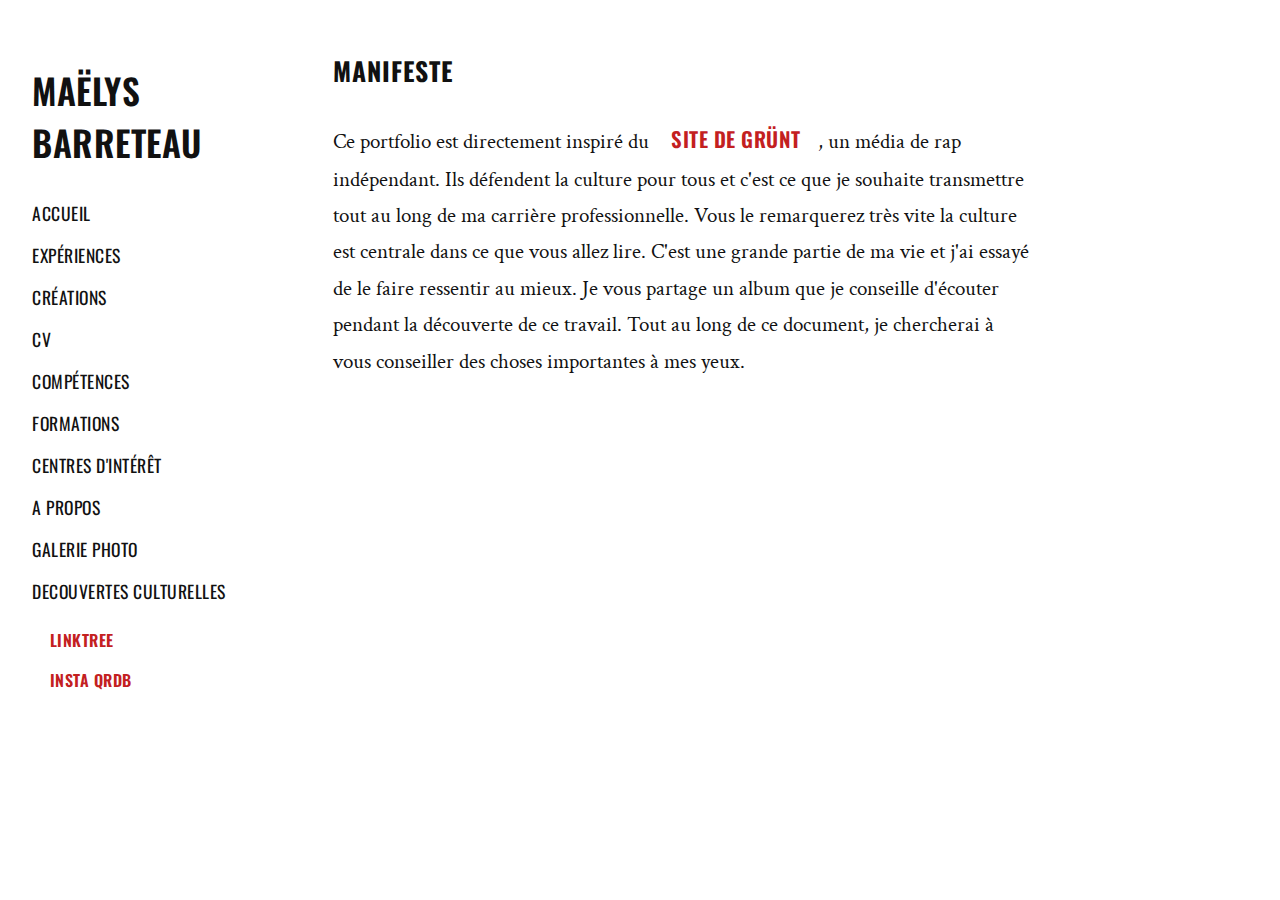
<file: index.html>
<!DOCTYPE html>
<html lang="fr">
<head>
  <meta charset="UTF-8" />
  <meta name="viewport" content="width=device-width, initial-scale=1.0" />
  <title>Maëlys Barreteau — Portfolio</title>
  <link rel="preconnect" href="https://fonts.googleapis.com">
  <link rel="preconnect" href="https://fonts.gstatic.com" crossorigin>
  <link href="https://fonts.googleapis.com/css2?family=Oswald:wght@300;400;600&family=Crimson+Text:wght@300;400;600&display=swap" rel="stylesheet">
  <link rel="stylesheet" href="style.css" />
  <link rel="icon" type="image/x-icon" href="images/icone.webp">

</head>
<body>

  
  <aside class="sidebar">
    <h1 class="logo">Maëlys Barreteau</h1>

    <nav class="menu">
      <a href="index.html">Accueil</a>
      <a href="pages/experiences.html">Expériences</a>
      <a href="pages/projets.html">Créations</a>
      <a href="pages/cv.html">CV</a>
      <a href="pages/competences.html">Compétences</a>
      <a href="pages/formations.html">Formations</a>
      <a href="pages/interets.html">Centres d'intérêt</a>
      <a href="pages/apropos.html">A propos</a>
      <a href="pages/galerie.html">Galerie photo</a>
      <a href="pages/decouvertes.html">Decouvertes culturelles</a>
 
    </nav>

    <a class="btn" href="https://linktr.ee/yocestmae">Linktree</a>
    <a class="btn" href="https://www.instagram.com/quellerimedbatard/">Insta QRDB</a>
  </aside>

    <main class="content">
    <section id="manifeste" class="manifeste">
      <h2>Manifeste</h2>
      <p>Ce portfolio est directement inspiré du <a class="btn" href="https://www.gruntmag.com/">site de Grünt</a>, un média de rap indépendant. Ils défendent la culture pour tous et c'est ce que je souhaite transmettre tout au long de ma carrière professionnelle. Vous le remarquerez très vite la culture est centrale dans ce que vous allez lire. C'est une grande partie de ma vie et j'ai essayé de le faire ressentir au mieux. Je vous partage un album que je conseille d'écouter pendant la découverte de ce travail. Tout au long de ce document, je chercherai à vous conseiller des choses importantes à mes yeux.</p>
      <iframe data-testid="embed-iframe" style="border-radius:12px" src="https://open.spotify.com/embed/album/34mc5ZeDyl2n0Jv1kXDn8M?utm_source=generator" width="100%" height="152" frameBorder="0" allowfullscreen="" allow="autoplay; clipboard-write; encrypted-media; fullscreen; picture-in-picture" loading="lazy"></iframe>
    </section>
  </main>

</body>
</html>
</file>
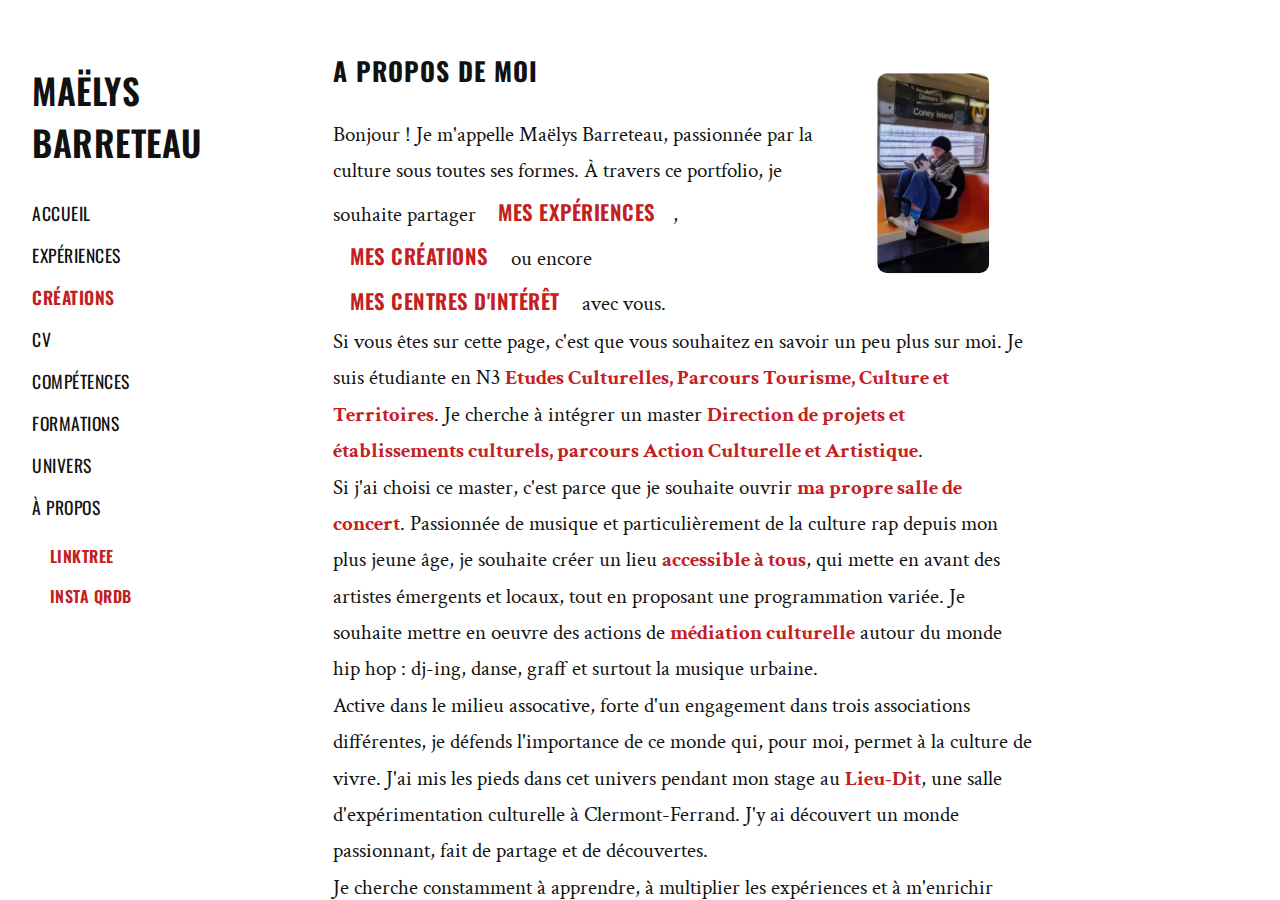
<file: pages/apropos.html>
<!DOCTYPE html>
<html lang="en">
<head>
    <meta charset="UTF-8">
    <meta name="viewport" content="width=device-width, initial-scale=1.0">
    <title>A PROPOS</title>
    <link rel="stylesheet" href="pages.css">
    <link href="https://fonts.googleapis.com/css2?family=Oswald:wght@300;400;600&family=Crimson+Text:wght@300;400;600&display=swap" rel="stylesheet">
    <link rel="icon" type="image/x-icon" href="../images/icone.webp">
</head>
<body>
     <aside class="sidebar">
    <h1 class="logo">Maëlys Barreteau</h1>

    <nav class="menu">
      <a href="../index.html">Accueil</a>
      <a href="experiences.html">Expériences</a>
      <a href="projets.html" class="accent">Créations</a>
      <a href="cv.html">CV</a>
      <a href="competences.html">Compétences</a>
      <a href="formations.html">Formations</a>
      <a href="univers.html">Univers</a>
      <a href="apropos.html">À propos</a>
      
 
    </nav>

    <a class="btn" href="https://linktr.ee/yocestmae">Linktree</a>
    <a class="btn" href="https://www.instagram.com/quellerimedbatard/">Insta QRDB</a>
  </aside>

  <main class="content">
    <section id="manifeste" class="manifeste">
      <h2>A propos de moi</h2>

      <img src="../images/photo-livre.jpg" alt="Photo de Maëlys Barreteau" style="width:200px; float:right; margin: 0 0 1rem 1rem; border-radius: 10px; transform: rotate(90deg);">

      <p>Bonjour ! Je m'appelle Maëlys Barreteau, passionnée par la culture sous toutes ses formes. À travers ce portfolio, je souhaite partager <a class="btn" href="experiences.html">mes expériences</a>, <a class="btn" href="projets.html">mes créations</a> ou encore <a class="btn" href="interets.html">mes centres d'intérêt</a> avec vous. 
      <br>Si vous êtes sur cette page, c'est que vous souhaitez en savoir un peu plus sur moi. Je suis étudiante en N3 <strong>Etudes Culturelles, Parcours Tourisme, Culture et Territoires</strong>. Je cherche à intégrer un master <strong>Direction de projets et établissements culturels, parcours Action Culturelle et Artistique</strong>. 
      <br>Si j'ai choisi ce master, c'est parce que je souhaite ouvrir <strong>ma propre salle de concert</strong>. Passionnée de musique et particulièrement de la culture rap depuis mon plus jeune âge, je souhaite créer un lieu <strong>accessible à tous</strong>, qui mette en avant des artistes émergents et locaux, tout en proposant une programmation variée. Je souhaite mettre en oeuvre des actions de <strong>médiation culturelle</strong> autour du monde hip hop : dj-ing, danse, graff et surtout la musique urbaine.
      <br>Active dans le milieu assocative, forte d'un engagement dans trois associations différentes, je défends l'importance de ce monde qui, pour moi, permet à la culture de vivre. J'ai mis les pieds dans cet univers pendant mon stage au <strong>Lieu-Dit</strong>, une salle d'expérimentation culturelle à Clermont-Ferrand. J'y ai découvert un monde passionnant, fait de partage et de découvertes. 
      <br>Je cherche constamment à apprendre, à multiplier les expériences et à m'enrichir culturellement. Ce portfolio est le reflet de cette quête constante <strong>de savoir et de passion</strong> pour la culture.</p>
    </p>
    </section>
    </p>
  </main>
</body>
</html>
</file>
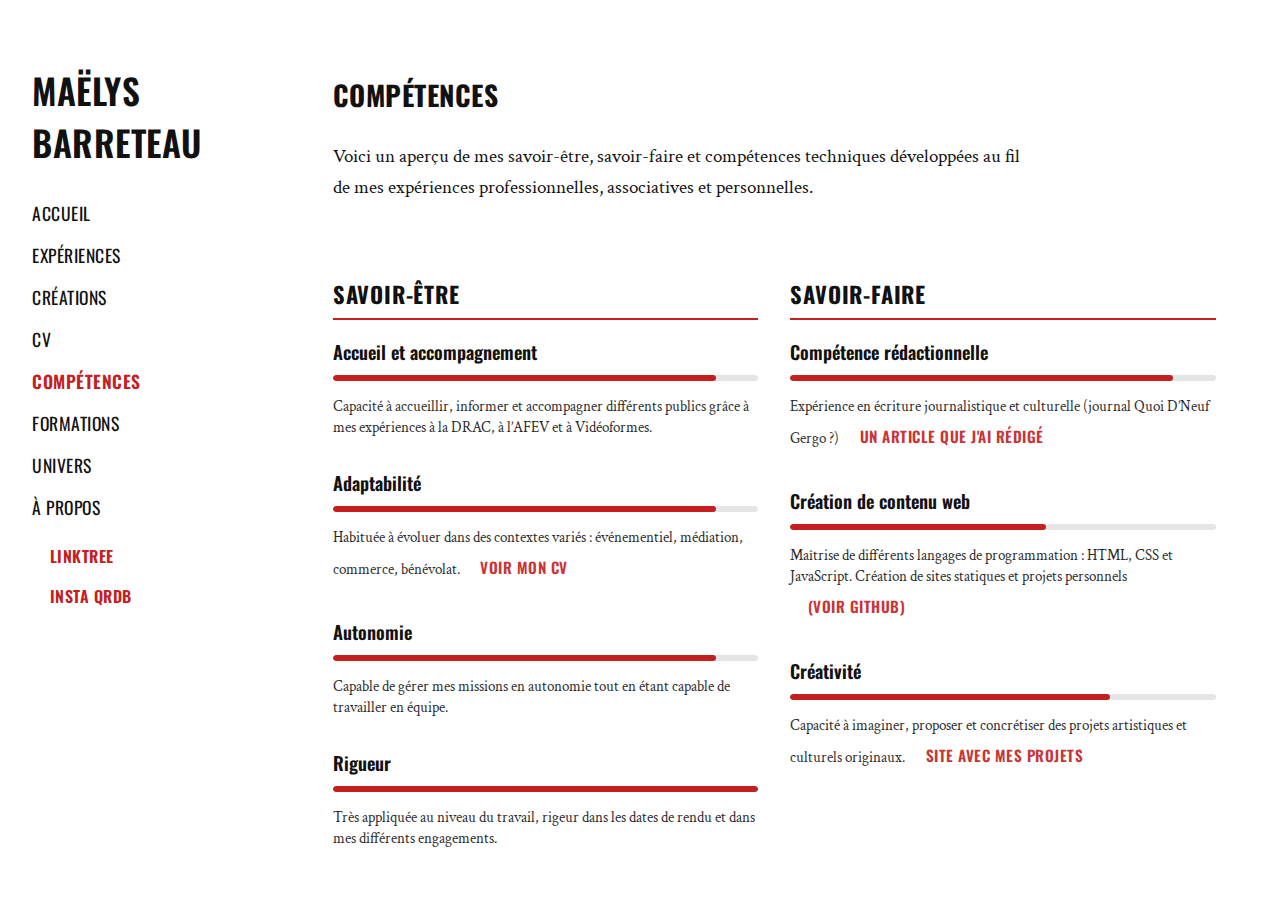
<file: pages/competences.html>
<!DOCTYPE html>
<html lang="fr">
<head>
  <meta charset="UTF-8">
  <meta name="viewport" content="width=device-width, initial-scale=1.0">
  <title>Compétences</title>
  <link rel="stylesheet" href="pages.css">
  <link href="https://fonts.googleapis.com/css2?family=Oswald:wght@300;400;600&family=Crimson+Text:wght@300;400;600&display=swap" rel="stylesheet">
  <link rel="icon" type="image/x-icon" href="../images/icone.webp">
</head>

<body>

  <aside class="sidebar">
    <h1 class="logo">Maëlys Barreteau</h1>

    <nav class="menu">
      <a href="../index.html">Accueil</a>
      <a href="experiences.html">Expériences</a>
      <a href="projets.html">Créations</a>
      <a href="cv.html">CV</a>
      <a href="competences.html" class="accent">Compétences</a>
      <a href="formations.html">Formations</a>
      <a href="univers.html">Univers</a>
      <a href="apropos.html">À propos</a>
    </nav>

    <a class="btn" href="https://linktr.ee/yocestmae">Linktree</a>
    <a class="btn" href="https://www.instagram.com/quellerimedbatard/">Insta QRDB</a>
  </aside>


  <main class="content competences">

    <h2>Compétences</h2>
    <p class="intro">Voici un aperçu de mes savoir-être, savoir-faire et compétences techniques développées au fil de mes expériences professionnelles, associatives et personnelles.</p>

    <div class="competence-grid">

      <section class="competence-col">
        <h3>Savoir-être</h3>

        <div class="skill">
          <span class="skill-name">Accueil et accompagnement</span>
          <div class="skill-bar"><div class="fill" data-level="3"></div></div>
          <p class="skill-desc">Capacité à accueillir, informer et accompagner différents publics grâce à mes expériences à la DRAC, à l’AFEV et à Vidéoformes.</p>
        </div>

        <div class="skill">
          <span class="skill-name">Adaptabilité</span>
          <div class="skill-bar"><div class="fill" data-level="3"></div></div>
          <p class="skill-desc">Habituée à évoluer dans des contextes variés : événementiel, médiation, commerce, bénévolat. <a class="btn" href="cv.html">voir mon cv</a> </p>
        </div>

        <div class="skill">
          <span class="skill-name">Autonomie</span>
          <div class="skill-bar"><div class="fill" data-level="3"></div></div>
          <p class="skill-desc">Capable de gérer mes missions en autonomie tout en étant capable de travailler en équipe.</p>
        </div>

        <div class="skill">
          <span class="skill-name">Rigueur</span>
          <div class="skill-bar"><div class="fill" data-level="4"></div></div>
          <p class="skill-desc">Très appliquée au niveau du travail, rigeur dans les dates de rendu et dans mes différents engagements. </p>
        </div>
      </section>

      <section class="competence-col">
        <h3>Savoir-faire</h3>

        <div class="skill">
          <span class="skill-name">Compétence rédactionnelle</span>
          <div class="skill-bar"><div class="fill" data-level="3"></div></div>
          <p class="skill-desc">Expérience en écriture journalistique et culturelle (journal Quoi D’Neuf Gergo ?) <a class="btn" href="https://www.instagram.com/p/DPWtwO1DH4L/?img_index=1">un article que j'ai rédigé</a></p>
        </div>

        <div class="skill">
          <span class="skill-name">Création de contenu web</span>
          <div class="skill-bar"><div class="fill" data-level="1"></div></div>
          <p class="skill-desc">Maîtrise de différents langages de programmation : HTML, CSS et JavaScript. Création de sites statiques et projets personnels <a class="btn" href="https://github.com/maebarreteau">(voir GitHub) </a></p>
        </div>


        <div class="skill">
          <span class="skill-name">Créativité</span>
          <div class="skill-bar"><div class="fill" data-level="2"></div></div>
          <p class="skill-desc">Capacité à imaginer, proposer et concrétiser des projets artistiques et culturels originaux. <a class="btn" href="https://maelysbarreteau.wordpress.com/">site avec mes projets</a></p>
        </div>
      </section>

      <section class="competence-col">
        <h3>Savoirs techniques</h3>

        <div class="skill">
          <span class="skill-name">WordPress</span>
          <div class="skill-bar"><div class="fill" data-level="1"></div></div>
          <p class="skill-desc">Capable de créer, modifier et maintenir un site WordPress <a class="btn" href="https://cinefac.o2switch.net/"> site de ciné fac</a></p>
        </div>

        <div class="skill">
          <span class="skill-name">Canva</span>
          <div class="skill-bar"><div class="fill" data-level="3"></div></div>
          <p class="skill-desc">Création de visuels pour réseaux sociaux, affiches et supports de communication. <a class="btn" href="https://www.instagram.com/quellerimedbatard/">Instagram de QRDB</a></p>
        </div>

        <div class="skill">
          <span class="skill-name">Pack Office</span>
          <div class="skill-bar"><div class="fill" data-level="2"></div></div>
          <p class="skill-desc">Utilisation quotidienne de Word, Excel, PowerPoint et Outlook pour la gestion de projets. Utilisation très fréquente pendant mon stage au Lieu-Dit.</p>
        </div>

        <div class="skill">
          <span class="skill-name">Suite Google</span>
          <div class="skill-bar"><div class="fill" data-level="3"></div></div>
          <p class="skill-desc">Organisation de documents, tableurs et présentations collaboratives.</p>
        </div>

        <div class="skill">
          <span class="skill-name">Notion</span>
          <div class="skill-bar"><div class="fill" data-level="2"></div></div>
          <p class="skill-desc">Création d'un site statique via Notion pour l'organisation de mon association <a class="btn" href="https://rapid-bestseller-2ac.notion.site/QRDB-2930a428dd82808593c4e03f8d47437e">QRDB</a></p>
        </div>
      </section>

    </div>
  </main>
<script src="pages.js"></script>
</body>
</html>
</file>
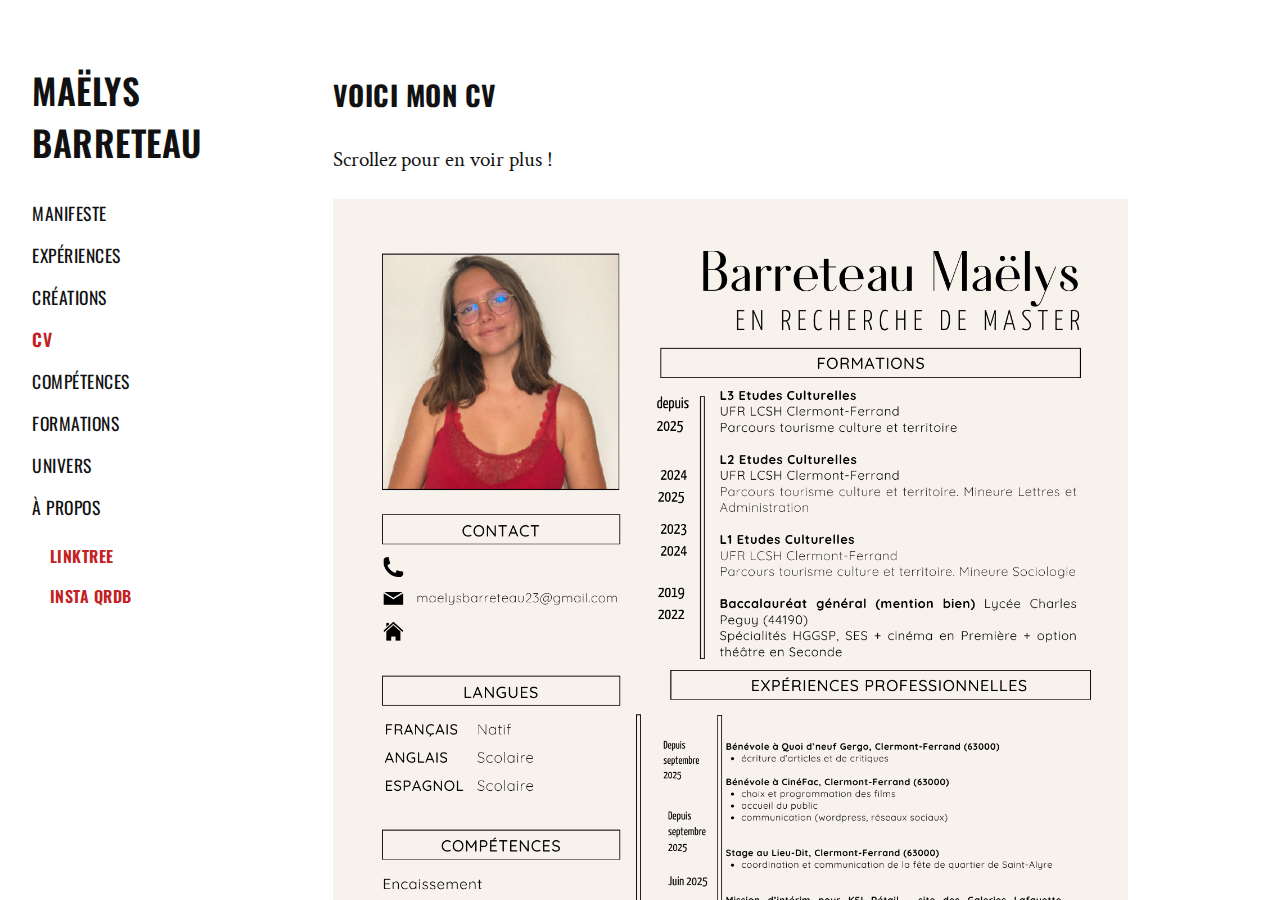
<file: pages/cv.html>
<!DOCTYPE html>
<html lang="en">
<head>
    <meta charset="UTF-8">
    <meta name="viewport" content="width=device-width, initial-scale=1.0">
    <title>CV</title>
    <link rel="stylesheet" href="pages.css">
<link href="https://fonts.googleapis.com/css2?family=Oswald:wght@300;400;600&family=Crimson+Text:wght@300;400;600&display=swap" rel="stylesheet">
    <link rel="icon" type="image/x-icon" href="../images/icone.webp">
</head>
<body>
    <aside class="sidebar">
    <h1 class="logo">Maëlys Barreteau</h1>

    <nav class="menu">
      <a href="../index.html">Manifeste</a>
      <a href="experiences.html">Expériences</a>
      <a href="projets.html">Créations</a>
      <a class="accent" href="cv.html">CV</a>
      <a href="competences.html">Compétences</a>
      <a href="formations.html">Formations</a>
      <a href="univers.html">Univers</a>
      <a href="apropos.html">À propos</a>
      
 
    </nav>

    <a class="btn" href="https://linktr.ee/yocestmae">Linktree</a>
    <a class="btn" href="https://www.instagram.com/quellerimedbatard/">Insta QRDB</a>
  </aside>

    <main class="content cv">
     <h2>Voici mon CV</h2>
     <p>Scrollez pour en voir plus !</p>
    <img src="../images/cv2.png" alt="CV Maëlys Barreteau"; width="90%";>
</body>
</html>
</file>
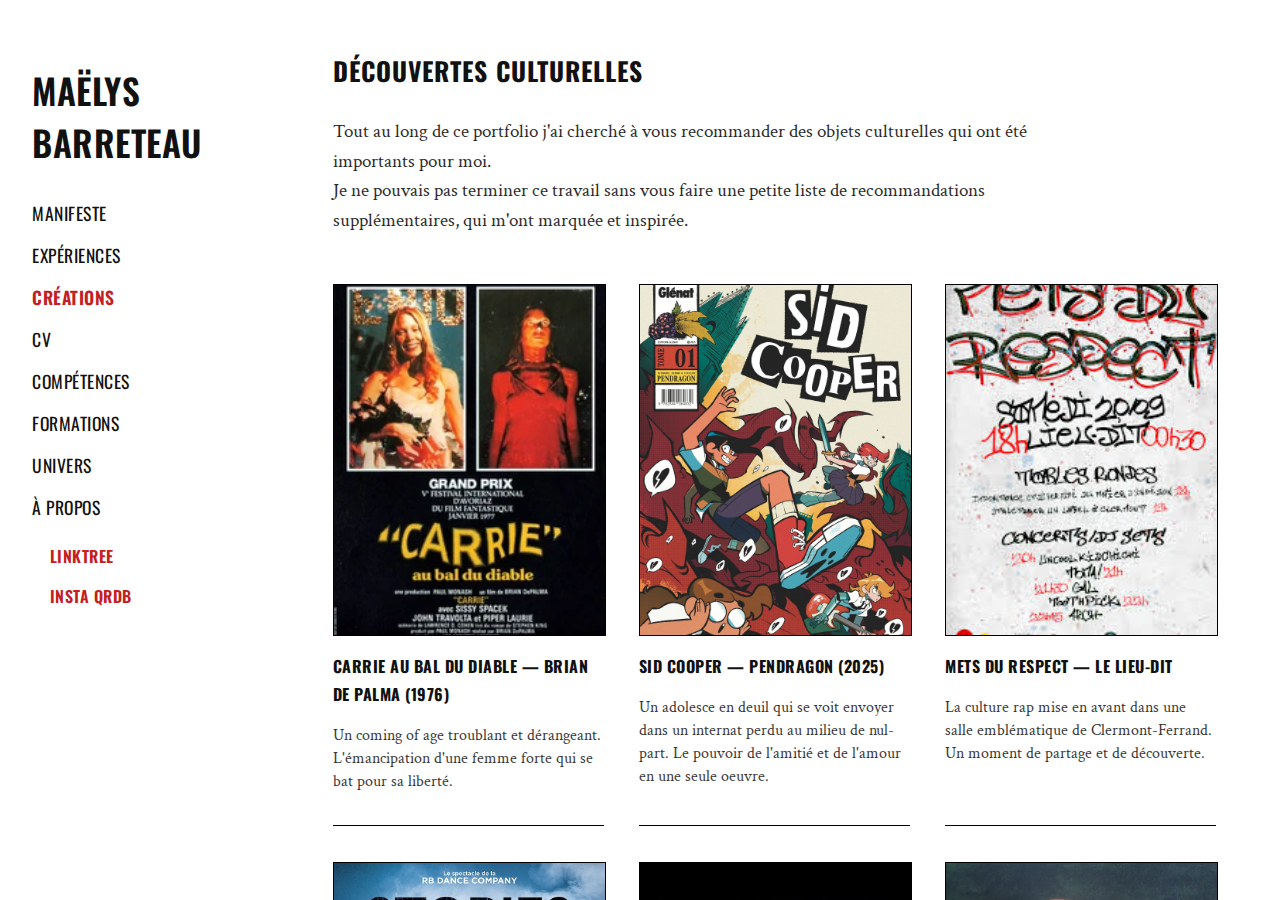
<file: pages/decouvertes.html>
<!DOCTYPE html>
<html lang="en">
<head>
    <meta charset="UTF-8">
    <meta name="viewport" content="width=device-width, initial-scale=1.0">
    <title>DECOUVERTES</title>
    <link rel="stylesheet" href="pages.css">
    <link href="https://fonts.googleapis.com/css2?family=Oswald:wght@300;400;600&family=Crimson+Text:wght@300;400;600&display=swap" rel="stylesheet">
    <link rel="icon" type="image/x-icon" href="../images/icone.webp">
</head>
<body>
     <aside class="sidebar">
    <h1 class="logo">Maëlys Barreteau</h1>

    <nav class="menu">
      <a href="../index.html">Manifeste</a>
      <a href="experiences.html">Expériences</a>
      <a href="projets.html" class="accent">Créations</a>
      <a href="cv.html">CV</a>
      <a href="competences.html">Compétences</a>
      <a href="formations.html">Formations</a>
      <a href="univers.html">Univers</a>
      <a href="apropos.html">À propos</a>
      
 
    </nav>

    <a class="btn" href="https://linktr.ee/yocestmae">Linktree</a>
    <a class="btn" href="https://www.instagram.com/quellerimedbatard/">Insta QRDB</a>
  </aside>

<main class="content">

  <section class="intro-deco">
    <h2>Découvertes culturelles</h2>
    <p>Tout au long de ce portfolio j'ai cherché à vous recommander des objets culturelles qui ont été importants pour moi.
    <br>Je ne pouvais pas terminer ce travail sans vous faire une petite liste de recommandations supplémentaires, qui m'ont marquée et inspirée.</p>
    </p>
  </section>

  <section class="cards">

    <article class="card">
      <img src="../images/carrie.webp" alt="Carrie au bal du diable">
      <h3>Carrie au bal du diable — Brian de Palma (1976)</h3>
      <p>Un coming of age troublant et dérangeant. L'émancipation d'une femme forte qui se bat pour sa liberté.</p>
    </article>

    <article class="card">
      <img src="../images/sid.jpg" alt="Sid Cooper">
      <h3>Sid Cooper — Pendragon (2025)</h3>
      <p>Un adolesce en deuil qui se voit envoyer dans un internat perdu au milieu de nul-part. Le pouvoir de l'amitié et de l'amour en une seule oeuvre.</p>
    </article>

    <article class="card">
      <img src="../images/respect.jpg" alt="Mets du respect">
      <h3>Mets du respect — Le Lieu-Dit</h3>
      <p>La culture rap mise en avant dans une salle emblématique de Clermont-Ferrand. Un moment de partage et de découverte.</p>
    </article>

    <article class="card">
      <img src="../images/stories.jpg" alt="Stories">
      <h3>Stories — RB Dance Compagny</h3>
      <p>Un spectacle de claquettes envoûtant, une heure en dehors du temps. Une comédie musicale comme j'en avais jamais vu.</p>
    </article>

    <article class="card">
      <img src="../images/papers.avif" alt="Papers, please">
      <h3>Papers Please — Lucas Pope</h3>
      <p>Jeu vidéo où notre morale est sans cesse remise en question. Des dilemmes à ne plus savoir quoi en faire.</p>
    </article>

    <article class="card">
      <img src="../images/gaz.jpg" alt="Gas">
      <h3>Gas — Edward Hopper (1940)</h3>
      <p>Les Etats-Unis comme on ne les a jamais vu. Un ennui tellement banal.</p>
    </article>

  </section>
</main>
</body>
</html>
</file>
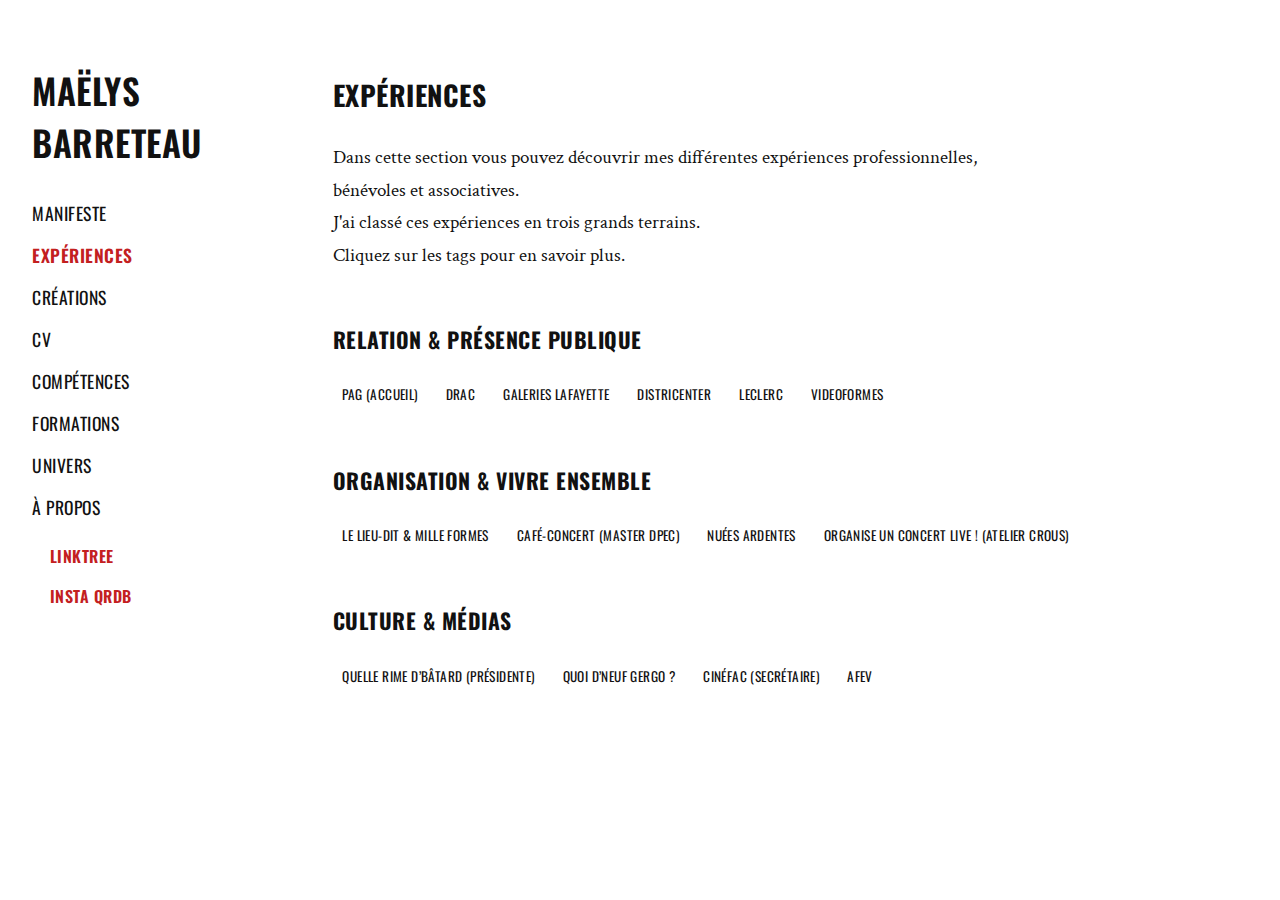
<file: pages/experiences.html>
<!DOCTYPE html>
<html lang="en">
<head>
    <meta charset="UTF-8">
    <meta name="viewport" content="width=device-width, initial-scale=1.0">
    <title>EXPERIENCES</title>
    <link rel="stylesheet" href="pages.css">
    <link href="https://fonts.googleapis.com/css2?family=Oswald:wght@300;400;600&family=Crimson+Text:wght@300;400;600&display=swap" rel="stylesheet">
    <link rel="icon" type="image/x-icon" href="../images/icone.webp">
</head>
<body>
     <aside class="sidebar">
    <h1 class="logo">Maëlys Barreteau</h1>

    <nav class="menu">
      <a href="../index.html">Manifeste</a>
      <a class="accent" href="experiences.html">Expériences</a>
      <a href="projets.html">Créations</a>
      <a href="cv.html">CV</a>
      <a href="competences.html">Compétences</a>
      <a href="formations.html">Formations</a>
      <a href="univers.html">Univers</a>
      <a href="apropos.html">À propos</a>
      
 
    </nav>

    <a class="btn" href="https://linktr.ee/yocestmae">Linktree</a>
    <a class="btn" href="https://www.instagram.com/quellerimedbatard/">Insta QRDB</a>
  </aside>

    <main class="content experiences">

    <h2>Expériences</h2>
    <p class="intro">
      Dans cette section vous pouvez découvrir mes différentes expériences professionnelles, bénévoles et associatives.
      <br>J'ai classé ces expériences en trois grands terrains. 
      <br> Cliquez sur les tags pour en savoir plus.</b>
    </p>

   
    <section class="exp-group">
      <h3>Relation & Présence publique</h3>

      <button class="tag" data-desc="Accueil du public, informations, guidage (ASM, Clermont Foot, salon de l'élevage).">
        PAG (accueil)
      </button>

      <button class="tag" data-desc="Accueil des visiteurs, gestion des appels et mails. Travail en autonomie.">
        DRAC
      </button>

      <button class="tag" data-desc="Conseil client et encaissement en corner maroquinerie. Relation directe au besoin.">
        Galeries Lafayette
      </button>

      <button class="tag" data-desc=" Durant les deux saisons que j'ai faites à DistriCenter j'ai aussi bien travaillé en autonomie qu'en équipe. J'ai tenu une caisse, fait du merchandising, de la mise en rayon, du facing, du rangement, du conseil client et de l'accueil.">
        DistriCenter
      </button>

      <button class="tag" data-desc="Mise en rayon et facing au rayon bazar pendant les vacances de Noël.">
        Leclerc
      </button>

        <button class="tag" data-desc="BENEVOLAT - accueil du public, comptage et visite guidée pour des scolaires.">
        Videoformes
      </button>

    </section>

    
    <section class="exp-group">
      <h3>Organisation & Vivre ensemble</h3>

      <button class="tag" data-desc="STAGE AU LIEU-DIT - Organisation et coordination de la fête de quartier de Saint-Alyre. J'ai fait les courses, créé des jeux, assistés à des réunions sur différents sujets.">
        Le Lieu-Dit & mille formes
      </button>

      <button class="tag" data-desc="BENEVOLAT - accueil du public, comptage, et service des repas. Travail en binôme.">
       Café-Concert (master DPEC)
      </button>

      <button class="tag" data-desc="BENEVOLAT - durant ce festival organisé par l'UCA, j'étais chargée d'accueillir le public ainsi que de la distribution des programmes et de les guider.">
        Nuées Ardentes
      </button>

      <button class="tag" data-desc="Découverte des coulisses d'une salle de musique, organisation et programmation (en cours) de deux concerts.">
       Organise un concert live ! (Atelier Crous)
      </button>
    </section>

    

  
    <section class="exp-group">
      <h3>Culture & Médias</h3>

      <button class="tag" data-desc="Fondatrice d'une association de médiation culturelle autour de la culture rap. Organisation de différents événements : le premier est une table ronde autour de la place des femmes dans le rap. Nous avons aussi pour projet de faire des séances de cinéma et des concerts..">
        Quelle Rime d’Bâtard (présidente)
      </button>

      <button class="tag" data-desc="Rédactions d'articles sur la sphère culturelle à Clermont-Ferrand, critiques autour d'objets culturels, interviews de différents acteurs de cet univers.">
        Quoi d’Neuf Gergo ?
      </button>

      <button class="tag" data-desc="Association de cinéma de l'UCA. Je suis chargée principalement de la communication. Je m'occupe des réseaux sociaux et du site Wordpress.">
        CinéFac (secrétaire)
      </button>

      <button class="tag" data-desc="Accompagnement scolaire & ouverture culturelle.">
        AFEV
      </button>

      

    </section>

    
    <div class="tag-desc"></div>
    </main>

    <script src="pages.js"></script>
</body>
</html>
</file>
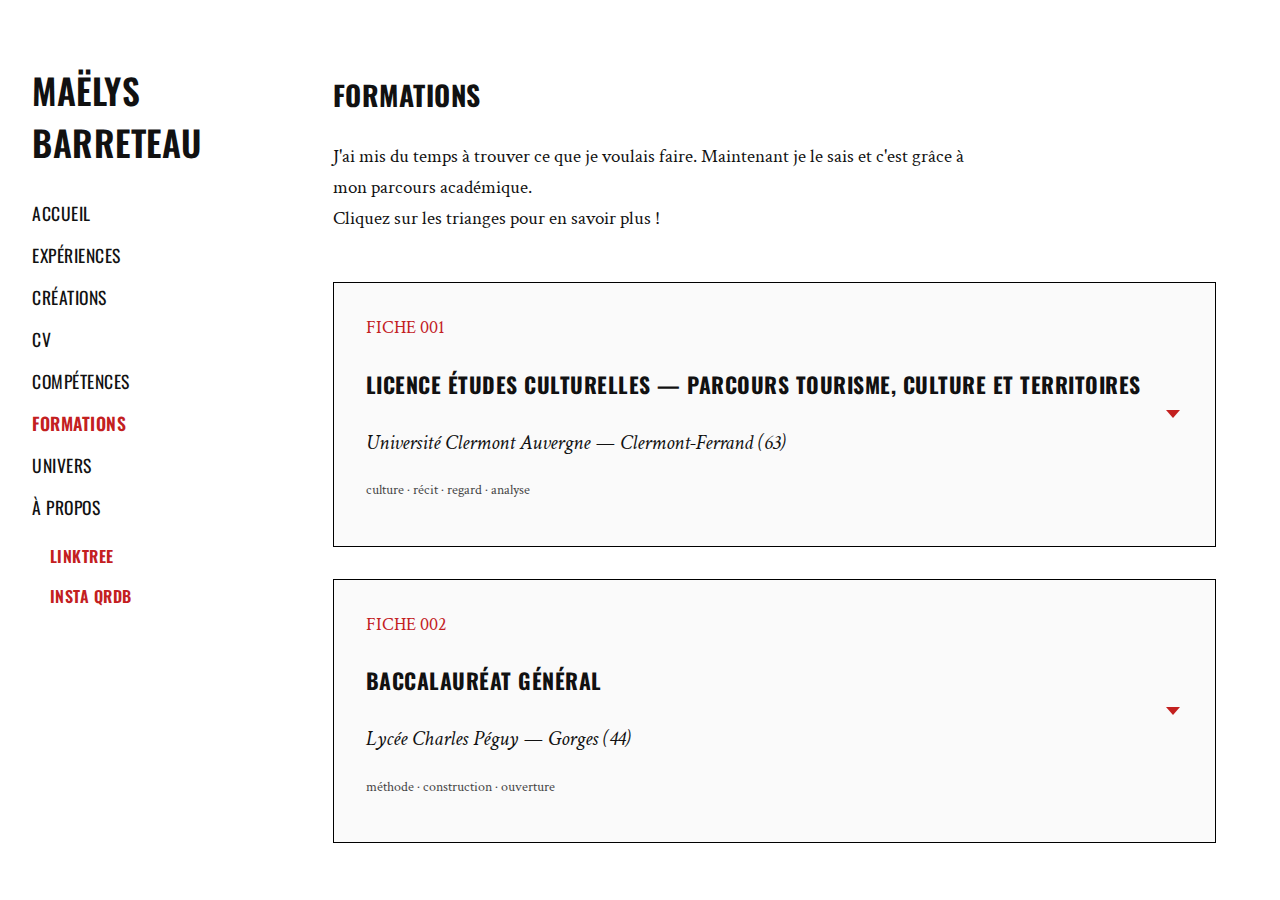
<file: pages/formations.html>
<!DOCTYPE html>
<html lang="fr">
<head>
  <meta charset="UTF-8">
  <meta name="viewport" content="width=device-width, initial-scale=1.0">
  <title>Formations</title>
  <link rel="stylesheet" href="pages.css">
  <link href="https://fonts.googleapis.com/css2?family=Oswald:wght@300;400;600&family=Crimson+Text:wght@300;400;600&display=swap" rel="stylesheet">
  <link rel="icon" type="image/x-icon" href="../images/icone.webp">
</head>

<body>

  <aside class="sidebar">
    <h1 class="logo">Maëlys Barreteau</h1>

    <nav class="menu">
      <a href="../index.html">Accueil</a>
      <a href="experiences.html">Expériences</a>
      <a href="projets.html">Créations</a>
      <a href="cv.html">CV</a>
      <a href="competences.html">Compétences</a>
      <a href="formations.html" class="accent">Formations</a>
      <a href="univers.html">Univers</a>
      <a href="apropos.html">À propos</a>
    </nav>

    <a class="btn" href="https://linktr.ee/yocestmae">Linktree</a>
    <a class="btn" href="https://www.instagram.com/quellerimedbatard/">Insta QRDB</a>
  </aside>

  <main class="content formations">

    <h2>Formations</h2>
    <p class="intro">J'ai mis du temps à trouver ce que je voulais faire. Maintenant je le sais et c'est grâce à mon parcours académique.
      <br>Cliquez sur les trianges pour en savoir plus !
    </p>


    <div class="archive-card">

      <div class="accordion-toggle">
        <div>
          <span class="archive-number">FICHE 001</span>
          <h3>Licence Études Culturelles — Parcours Tourisme, Culture et Territoires</h3>
          <p class="archive-place">Université Clermont Auvergne — Clermont-Ferrand (63)</p>
          <p class="archive-tags">culture · récit · regard · analyse</p>
        </div>
        <button class="accordion-arrow">
  <svg viewBox="0 0 20 20" class="arrow-icon">
    <polygon points="10,14 3,6 17,6" />
  </svg>
</button>
      </div>

      <div class="archive-content">
        <p class="archive-text">
          L1 → <strong>Mineure sociologie</strong>, compréhension du fonctionnement social. 
          <br> <strong>En majeur</strong>: initation à la sociologie du tourisme, première approche des conduites de projets, introduction à l'histoire du tourisme.
          <br>L2 → <strong>Mineure Lettres et Administration</strong>, bases en politiques publiques & géopolitique.
          <br> <strong>En majeur</strong>: approfondissement des bases apprises en L1, initation aux outils numériques et UE gestion de projet plus importante.
          <br>L3 → Approfondissement en <strong>médiation culturelle</strong>, géographie des espaces touristiques, outils numériques.
          <br>Compétences développées :
          <ul>
            <li>Analyse des pratiques culturelles</li>
            <li>Lecture critique d'œuvres (Histoire de l’Art)</li>
            <li>Gestion et médiation de projet (UE Conduite de Projet)</li>
            <li>Création de site web (Wordpress)</li>
          </ul>
          Stage effectué en L2 au <strong>Lieu-Dit</strong> à Clermont-Ferrand → immersion dans l'action culturelle & l'expérimentation artistique.
        </p>
      </div>

    </div>

 
    <div class="archive-card">

      <div class="accordion-toggle">
        <div>
          <span class="archive-number">FICHE 002</span>
          <h3>Baccalauréat Général</h3>
          <p class="archive-place">Lycée Charles Péguy — Gorges (44)</p>
          <p class="archive-tags">méthode · construction · ouverture</p>
        </div>
        <button class="accordion-arrow">
  <button class="accordion-arrow">
  <svg viewBox="0 0 20 20" class="arrow-icon">
    <polygon points="10,14 3,6 17,6" />
  </svg>
</button>
      </div>

      <div class="archive-content">
        <p class="archive-text">
          <strong>Spécialités :</strong> Cinéma-Audiovisuel · SES · HGGSP<br><br>
          → Développement de la culture cinématographique, de l'esprit critique, de la compréhension géopolitique du monde qui m'entoure.<br><br>
          <strong>Option Théâtre</strong> : expression, prise de parole, travail de scène → dépassement de la timidité.
        </p>
      </div>

    </div>


    <section class="polaroid-section">
      <h3 class="polaroid-title">Formations sentimentales</h3>

      <div class="polaroid-grid">

        <div class="polaroid">
          <img src="../images/undertale.png" alt="">
          <span class="polaroid-label">Jeu de ma licence : Undertale</span>
          <p>« J'ai compris que l'art était partout »</p>
        </div>

        <div class="polaroid">
          <img src="../images/1130.jpeg" alt="">
          <span class="polaroid-label">Son du lycée : 11'30 contre les lois racistes</span>
          <p>« Le pouvoir de la musique »</p>
        </div>

        <div class="polaroid">
          <img src="../images/wewereliars.jpg" alt="">
          <span class="polaroid-label">Livre du collège : Nous, Les Menteurs</span>
          <p>« Le livre qui m'a redonné goût à la lecture »</p>
        </div>

        <div class="polaroid">
          <img src="../images/goonies.avif" alt="">
          <span class="polaroid-label">Film du primaire : Les Goonies</span>
          <p>« Merci papa, merci maman »</p>
        </div>

      </div>
    </section>

  </main>

  <script src="pages.js"></script>

</body>
</html>
</file>
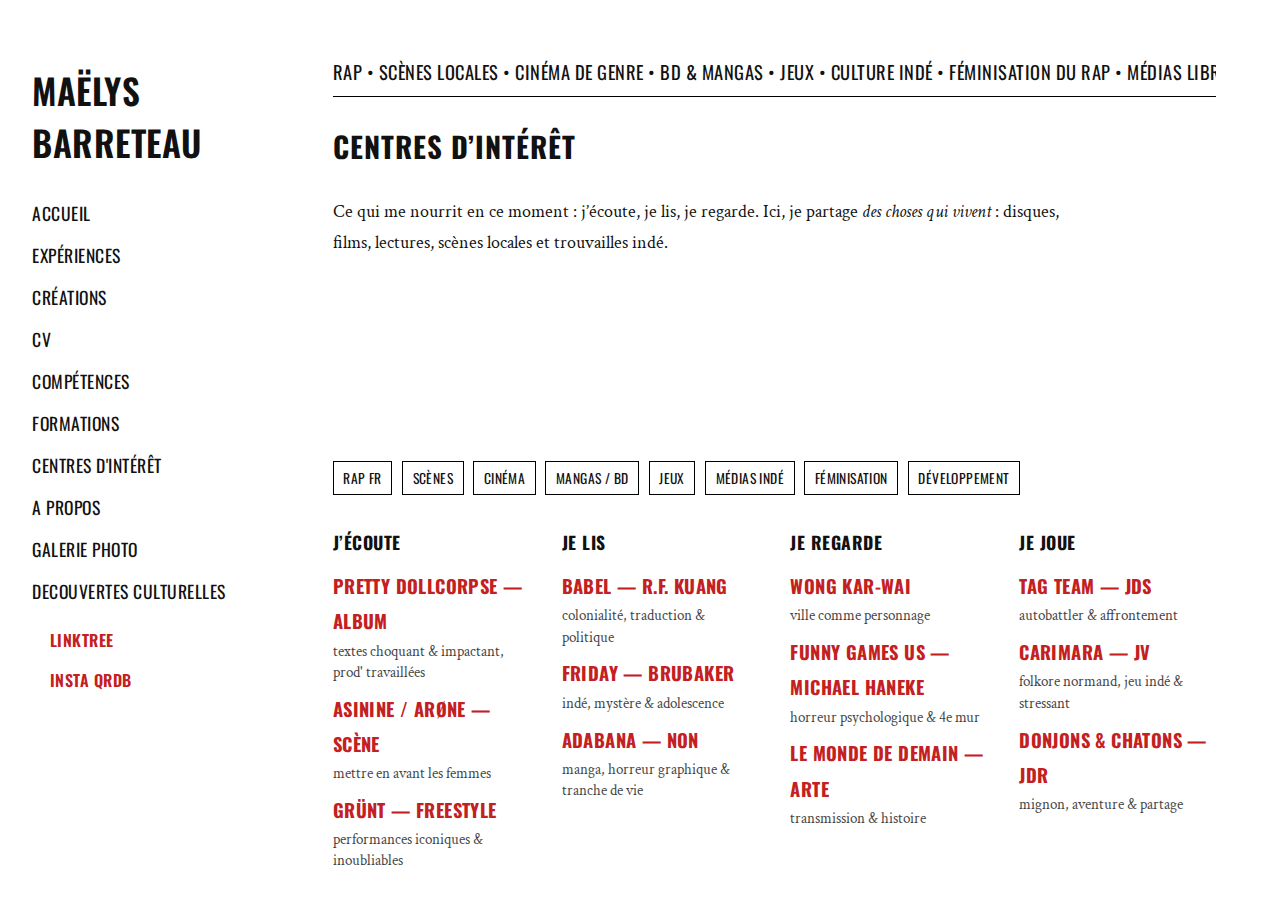
<file: pages/interets.html>
<!DOCTYPE html>
<html lang="en">
<head>
    <meta charset="UTF-8">
    <meta name="viewport" content="width=device-width, initial-scale=1.0">
    <title>INTERETS</title>
    <link rel="stylesheet" href="pages.css">
    <link href="https://fonts.googleapis.com/css2?family=Oswald:wght@300;400;600&family=Crimson+Text:wght@300;400;600&display=swap" rel="stylesheet">
    <link rel="icon" type="image/x-icon" href="../images/icone.webp">

</head>
<body>
     <aside class="sidebar">
    <h1 class="logo">Maëlys Barreteau</h1>

    <nav class="menu">
      <a href="../index.html">Accueil</a>
      <a href="experiences.html">Expériences</a>
      <a href="projets.html">Créations</a>
      <a href="cv.html">CV</a>
      <a href="competences.html">Compétences</a>
      <a href="formations.html">Formations</a>
      <a href="interets.html">Centres d'intérêt</a>
      <a href="apropos.html">A propos</a>
      <a href="galerie.html">Galerie photo</a>
      <a href="decouvertes.html">Decouvertes culturelles</a>
 
    </nav>

    <a class="btn" href="https://linktr.ee/yocestmae">Linktree</a>
    <a class="btn" href="https://www.instagram.com/quellerimedbatard/">Insta QRDB</a>
  </aside>

   <main class="content interests">
   
    <div class="ticker">
      <span>rap • scènes locales • cinéma de genre • bd & mangas • jeux • culture indé • féminisation du rap • médias libres • playlists • fanzines</span>
    </div>

    <section class="hero">
      <h2>Centres d’intérêt</h2>
      <p class="dek">
        Ce qui me nourrit en ce moment : j’écoute, je lis, je regarde. Ici, je partage <em>des choses qui vivent</em> :
        disques, films, lectures, scènes locales et trouvailles indé.
      </p>
     
      <div class="hero-player">
<iframe data-testid="embed-iframe" style="border-radius:12px" src="https://open.spotify.com/embed/album/1dlpzZkPW3GxLgcuKMvsS2?utm_source=generator" width="100%" height="152" frameBorder="0" allowfullscreen="" allow="autoplay; clipboard-write; encrypted-media; fullscreen; picture-in-picture" loading="lazy"></iframe>
    </section>

    
    <section class="chips">
      <button class="chip">Rap FR</button>
      <button class="chip">Scènes</button>
      <button class="chip">Cinéma</button>
      <button class="chip">Mangas / BD</button>
      <button class="chip">Jeux</button>
      <button class="chip">Médias indé</button>
      <button class="chip">Féminisation</button>
      <button class="chip">Développement</button>
    </section>

    
    <section class="triptych">
      <div>
        <h3>J’écoute</h3>
        <ul class="editorial-list">
          <li><strong class="ttl">PRETTY DOLLCORPSE — <span class="accent">Album</span></strong><span class="note">textes choquant & impactant, prod' travaillées</span></li>
          <li><strong class="ttl">Asinine / Arøne — <span class="accent">Scène</span></strong><span class="note">mettre en avant les femmes</span></li>
          <li><strong class="ttl">Grünt — <span class="accent">Freestyle</span></strong><span class="note">performances iconiques & inoubliables</span></li>
        </ul>
      </div>
      <div>
        <h3>Je lis</h3>
        <ul class="editorial-list">
          <li><strong class="ttl">Babel — R.F. Kuang</strong><span class="note">colonialité, traduction & politique</span></li>
          <li><strong class="ttl">Friday — Brubaker</strong><span class="note">indé, mystère & adolescence</span></li>
          <li><strong class="ttl">Adabana — NON</strong><span class="note">manga, horreur graphique & tranche de vie </span></li>
        </ul>
      </div>
      <div>
        <h3>Je regarde</h3>
        <ul class="editorial-list">
          <li><strong class="ttl">Wong Kar-wai</strong><span class="note">ville comme personnage</span></li>
          <li><strong class="ttl">Funny Games US — Michael Haneke</strong><span class="note">horreur psychologique & 4e mur</span></li>
          <li><strong class="ttl">Le monde de demain — ARTE</strong><span class="note">transmission & histoire</span></li>
        </ul>
      </div>
      <div>
       <h3>Je joue</h3>
        <ul class="editorial-list">
          <li><strong class="ttl">Tag Team — JDS</strong><span class="note">autobattler & affrontement</span></li>
          <li><strong class="ttl">Carimara — JV</strong><span class="note">folkore normand, jeu indé & stressant</span></li>
          <li><strong class="ttl">Donjons & Chatons — JDR</strong><span class="note">mignon, aventure & partage</span></li>
        </ul>
      </div>
    </div>
    </section>

   
    <section class="polaroids">
      <figure class="polaroid tilt-l">
        <img src="../images/lightfall.jpg" alt="Lecture">
        <figcaption>Lecture / Romans, BD, Manga</figcaption>
      </figure>
      <figure class="polaroid tilt-r">
        <img src="../images/concert.jpg" alt="Concert">
        <figcaption>Scènes locales</figcaption>
      </figure>
      <figure class="polaroid tilt-l">
        <img src="../images/dev.jpg" alt="Jeux">
        <figcaption>Développement / HTML, JS & CSS</figcaption>
      </figure>
    </section>

    
    <section class="capsules">
      <article class="capsule">
        <h4>Mes adresses préférées à Clermont-Ferrand</h4>
        <p>La coopérative de mai, Le Lieu-Dit, Les Volcans, Momie manga, Le Grenier des Chimères, Le Baraka</p>
      </article>
      <article class="capsule">
        <h4>Le monde associatif & moi</h4>
        <p>C'est un univers important à mes yeux qui permet de faire vivre la culture. J'aime y participer et me sentir utile à une cause qui m'est chère.</p>
      </article>
      <article class="capsule">
        <h4>Le monde indépendant</h4>
        <p>J'aime tout ce qui est fait à la main, tout ce qui peut paraître un peu brouillon tant que c'est fait avec amour.</p>
      </article>
    </section>


    <h2>Mes inspirations</h2>
  
    <section class="badges">
      <a class="badge" href="https://www.gruntmag.com" target="_blank" rel="noopener">Grünt</a>
      <a class="badge" href="https://www.radiocampus.org" target="_blank" rel="noopener">Radio Campus</a>
      <a class="badge" href="https://www.arte.tv" target="_blank" rel="noopener">Arte</a>
      <a class="badge" href="https://www.streetpress.com" target="_blank" rel="noopener">StreetPress</a>
    </section>
  </main>
</body>
</html>
</file>
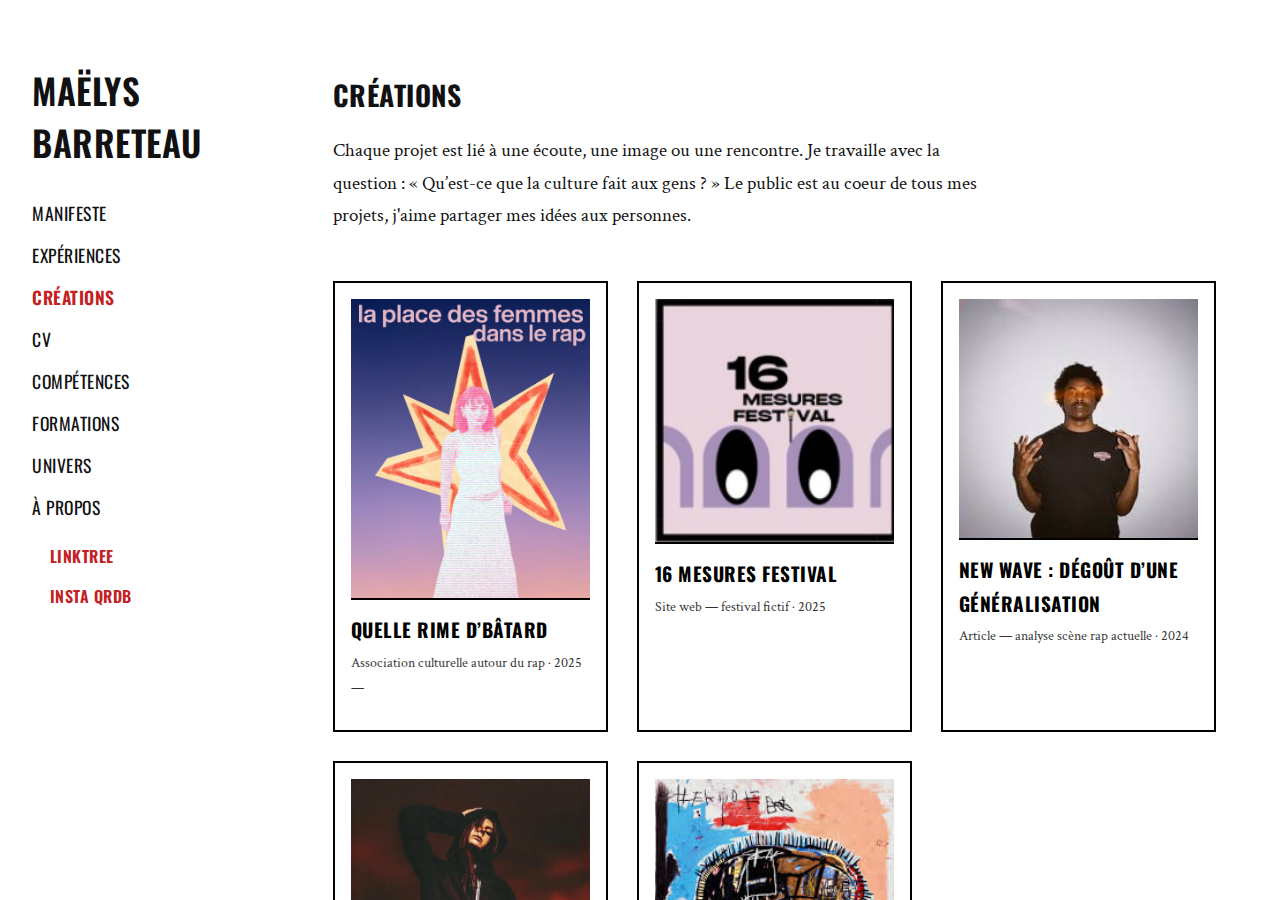
<file: pages/projets.html>
<!DOCTYPE html>
<html lang="fr">
<head>
  <meta charset="UTF-8">
  <meta name="viewport" content="width=device-width, initial-scale=1.0">
  <title>Créations</title>
  <link rel="stylesheet" href="pages.css">
  <link href="https://fonts.googleapis.com/css2?family=Oswald:wght@300;400;600&family=Crimson+Text:wght@300;400;600&display=swap" rel="stylesheet">
  <link rel="icon" type="image/x-icon" href="../images/icone.webp">
</head>

<body>

  <aside class="sidebar">
    <h1 class="logo">Maëlys Barreteau</h1>

    <nav class="menu">
      <a href="../index.html">Manifeste</a>
      <a href="experiences.html">Expériences</a>
      <a class="accent" href="projets.html" class="accent">Créations</a>
      <a href="cv.html">CV</a>
      <a href="competences.html">Compétences</a>
      <a href="formations.html">Formations</a>
      <a href="univers.html">Univers</a>
      <a href="apropos.html">À propos</a>
    </nav>

    <a class="btn" href="https://linktr.ee/yocestmae">Linktree</a>
    <a class="btn" href="https://www.instagram.com/quellerimedbatard/">Insta QRDB</a>
  </aside>

  <main class="content projets">

    <h2>Créations</h2>
    <p class="intro">
      Chaque projet est lié à une écoute, une image ou une rencontre.
      Je travaille avec la question : « Qu’est-ce que la culture fait aux gens ? »
      Le public est au coeur de tous mes projets, j'aime partager mes idées aux personnes.
    </p>


    <div class="project-grid">

      <a href="#qrdb" class="project-card">
        <img src="../images/novembre_2025.png" alt="QRDB">
        <h3>Quelle Rime d’Bâtard</h3>
        <p>Association culturelle autour du rap · 2025 —</p>
      </a>

      <a href="#16mesures" class="project-card">
        <img src="../images/16mesures.jpg" alt="16 Mesures Festival">
        <h3>16 Mesures Festival</h3>
        <p>Site web — festival fictif · 2025</p>
      </a>

      <a href="#newwave" class="project-card">
        <img src="../images/lafeve.jpg" alt="New Wave">
        <h3>New Wave : dégoût d’une généralisation</h3>
        <p>Article — analyse scène rap actuelle · 2024</p>
      </a>

      <a href="#feminin" class="project-card">
        <img src="../images/12deluges.jpg" alt="Musique au féminin">
        <h3>Musique au féminin</h3>
        <p>Site web — fanzine numérique · 2025</p>
      </a>

       <a href="#discovery" class="project-card">
        <img src="../images/basquiat.jpg" alt="Musique au féminin">
        <h3>Découvertes Culturelles</h3>
        <p>Document pdf — carnet culturel · en cours</p>
      </a>

    </div>

   
    <article class="project" id="qrdb">
      <h3 class="project-title">Quelle Rime d’Bâtard</h3>
      <p class="project-sub">Création d’une association culturelle autour du rap.</p>

      <img src="../images/novembre_2025.png" alt="QRDB" class="project-img">

      <p class="project-text">
        Notre tout premier événement a eu lieu le 18 novembre 2025 : une table ronde autour de la place des femmes dans le rap français.
        L’objectif : créer des espaces où la parole circule et où tout le monde est légitime de s’exprimer.
      </p>

      <ul class="project-facts">
        <li><strong>Rôle :</strong> fondatrice, programmation, médiation et communication</li>
        <li><strong>Enjeu :</strong> visibiliser, transmettre, rendre accessible</li>
        <li><strong>Appris :</strong> construire une communauté, animer la discussion</li>
      </ul>

      <div class="recommendation">
        <img src="../images/kay.png" alt="Reco" class="reco-img">
        <div class="reco-text">
          <h4>Recommandation : freestyle 11 rappeurs à suivre — Kay The Prodigy</h4>
          <p>Une voix féminine forte, épanouie et libérée.</p>
          <iframe width="560" height="315" src="https://www.youtube.com/embed/lm6Cuq9bBkA" frameborder="0" allowfullscreen></iframe>
        </div>
      </div>
    </article>

   
    <article class="project" id="16mesures">
      <h3 class="project-title">16 Mesures Festival</h3>
      <p class="project-sub">Création d’un site web WordPress pour un festival fictif.</p>

      <img src="../images/16mesures.jpg" alt="16 Mesures" class="project-img">

      <p class="project-text">
        Projet académique en groupe : création d’un festival fictif autour du rap et développement de son site WordPress.
      </p>

      <ul class="project-facts">
        <li><strong>Rôle :</strong> programmation des artistes</li>
        <li><strong>Enjeu :</strong> donner envie de venir</li>
        <li><strong>Appris :</strong> WordPress, Canva, travail collaboratif</li>
      </ul>

      <a href="https://16mesuresfestival.wordpress.com/" target="_blank" class="reco-link">Voir le site →</a>
    </article>

   
    <article class="project" id="newwave">
      <h3 class="project-title">New Wave : dégoût d’une généralisation</h3>
      <p class="project-sub">Analyse d’un terme médiatique dans le rap.</p>

      <p class="project-text">
        Analyse du terme « new wave » dans les discours médiatiques et artistiques. 
        L’enjeu : comprendre les points négatifs d'une généralisation et proposer une pensée personnelle sur cette scène musicale actuelle.
      </p>

      <ul class="project-facts">
        <li><strong>Rôle :</strong> rédaction & recherche</li>
        <li><strong>Enjeu :</strong> produire une pensée personnelle</li>
        <li><strong>Appris :</strong> reflexion autour d'une critique constructive</li>
      </ul>

      <a href="https://maelysbarreteau.wordpress.com/%f0%96%a1%8e-new-wave-le-degout-dune-generalisation/" target="_blank" class="reco-link">Lire l’article →</a>

      <div class="recommendation">
        <img src="../images/lafeve.jpg" alt="Reco" class="reco-img">
        <div class="reco-text">
          <h4>Recommandation : Discographie — La Fève</h4>
          <p>Une des figures majeures de cette scène.</p>
          <iframe width="560" height="315" src="https://www.youtube.com/embed/At36RhsstRM" frameborder="0" allowfullscreen></iframe>
        </div>
      </div>
    </article>


    <article class="project" id="feminin">
      <h3 class="project-title">Musique au féminin</h3>
      <p class="project-sub">Site web type fanzine mettant en avant des artistes féminines.</p>

      <img src="../images/zine.jpg" alt="Musique au féminin" class="project-img">

      <p class="project-text">
        Projet personnel : mettre en lumière des artistes féminines de la scène rap.
      </p>

      <ul class="project-facts">
        <li><strong>Rôle :</strong> création + développement</li>
        <li><strong>Enjeu :</strong> valoriser des artistes encore trop marginalisées.</li>
        <li><strong>Appris :</strong> HTML / CSS, identité graphique, publication web</li>
      </ul>

      <a href="https://maebarreteau.github.io/musique-au-feminin/" class="reco-link" target="_blank">Voir le site →</a>

      <div class="recommendation">
        <img src="../images/12deluges.jpg" alt="Playlist QRDB — Rap au féminin" class="reco-img">
        <div class="reco-text">
          <h4>Recommandation : playlist — QRDB</h4>
          <p>Une sélection de morceaux rap au féminin, à écouter en parcourant le projet.</p>
          <iframe style="border-radius:12px" src="https://open.spotify.com/embed/playlist/59ypZTdHU1z51i1eLuMeGs?utm_source=generator"
                  width="100%" height="152" frameborder="0"
                  allow="autoplay; clipboard-write; encrypted-media; fullscreen; picture-in-picture"
                  loading="lazy"></iframe>
        </div>
      </div>
    </article>

    <article class="project" id="discovery">
  <h3 class="project-title">En cours : Découvertes Culturelles</h3>
  <p class="project-sub">Projet en réalisation : carnet culturel évolutif.</p>

  <p class="project-text">
    L’objectif est de partager mes découvertes culturelles (musique, cinéma, jeux, livres, médias indépendants...) à travers un document vivant et évolutif.
    Ce projet est en cours de réalisation et ne pourra jamais vraiment être finalisé, car je souhaite passer ma vie à découvrir de nouvelles choses.
  </p>

  <a class="reco-link" href="../images/UE-Libre.pdf" download>
    Télécharger mon carnet de découvertes (PDF) →
  </a>
</article>


  </main>

</body>
</html>
</file>
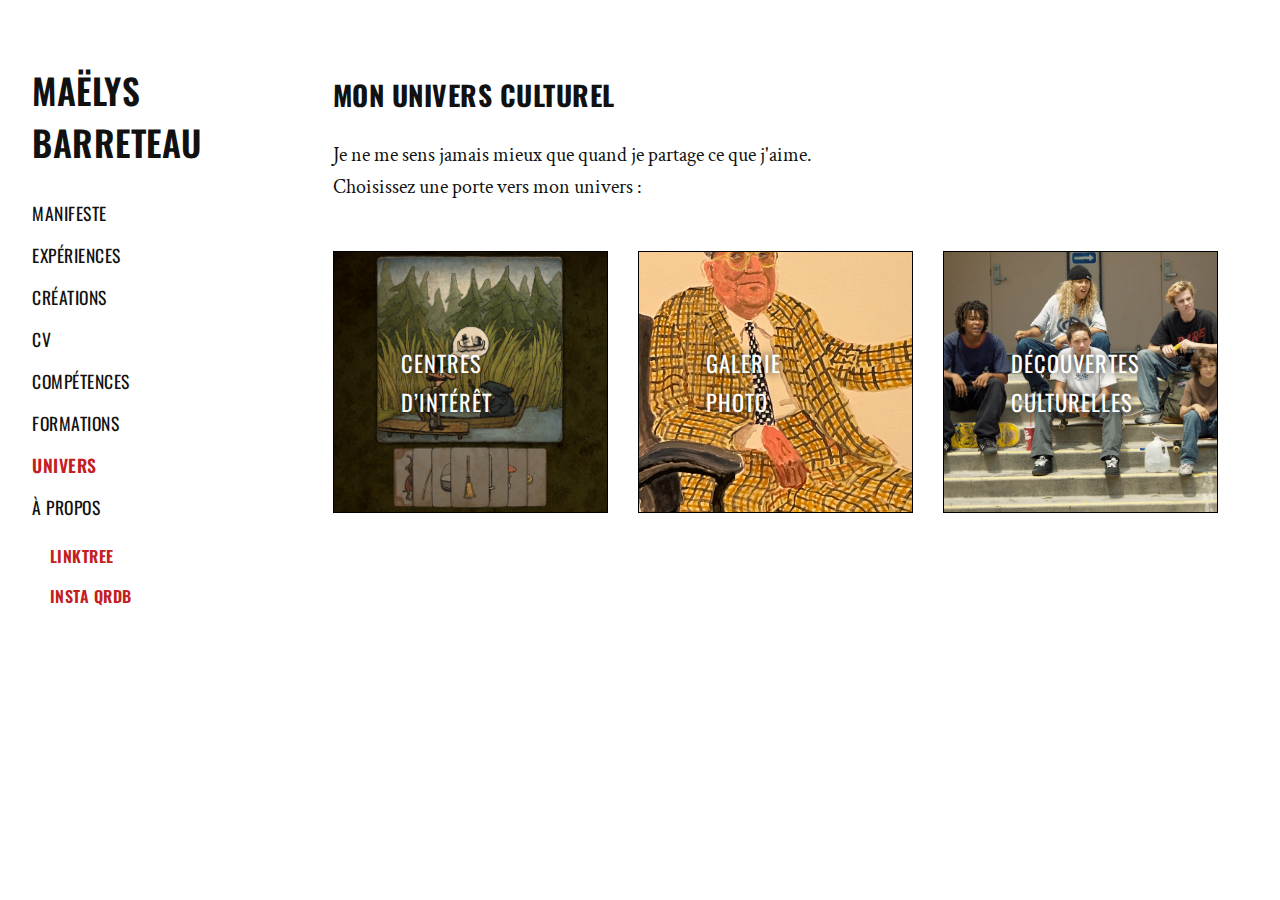
<file: pages/univers.html>
<!DOCTYPE html>
<html lang="fr">
<head>
  <meta charset="UTF-8" />
  <meta name="viewport" content="width=device-width, initial-scale=1.0" />
  <title>Univers</title>
  <link rel="stylesheet" href="pages.css" />
  <link href="https://fonts.googleapis.com/css2?family=Oswald:wght@300;400;600&family=Crimson+Text:wght@300;400;600&display=swap" rel="stylesheet">
  <link rel="icon" type="image/x-icon" href="../images/icone.webp">
</head>

<body>

  <aside class="sidebar">
    <h1 class="logo">Maëlys Barreteau</h1>

    <nav class="menu">
      <a href="../index.html">Manifeste</a>
      <a href="experiences.html">Expériences</a>
      <a href="projets.html">Créations</a>
      <a href="cv.html">CV</a>
      <a href="competences.html">Compétences</a>
      <a href="formations.html">Formations</a>
      <a href="univers.html" class="accent">Univers</a>
      <a href="apropos.html">À propos</a>
    </nav>

    <a class="btn" href="https://linktr.ee/yocestmae">Linktree</a>
    <a class="btn" href="https://www.instagram.com/quellerimedbatard/">Insta QRDB</a>
  </aside>

  <main class="content univers">

    <h2>Mon univers culturel</h2>
    <p class="intro">Je ne me sens jamais mieux que quand je partage ce que j'aime. 
        <br>Choisissez une porte vers mon univers :</p>

    <section class="grid-categories">

      <a href="interets.html" class="cat-card">
        <img src="../images/pilgrims.jpg" alt="">
        <span>Centres d’intérêt</span>
      </a>

      <a href="galerie.html" class="cat-card">
        <img src="../images/hockney.jpg" alt="">
        <span>Galerie photo</span>
      </a>

      <a href="decouvertes.html" class="cat-card">
        <img src="../images/mid90s.webp" alt="">
        <span>Découvertes culturelles</span>
      </a>

    </section>

  </main>

</body>
</html>
</file>
<file: style.css>
html, body {
  margin: 0;
  padding: 0;
  background: #ffffff;
  color: #111;
  font-family: 'Crimson Text', serif;
  height: 100vh;             
}

body {
  display: flex;
  overflow: hidden;           
}


.sidebar {
  flex: 0 0 16vw;            
  min-width: 200px;          
  padding: 2.5rem 2rem;
  display: flex;
  flex-direction: column;
  justify-content: flex-start;
  min-height: 0;               
  min-width: 0;                
  overflow-y: scroll;           
  -webkit-overflow-scrolling: touch;
  scrollbar-width: thin;
  scrollbar-color: #c3201f #f0f0f0;
}

.sidebar::-webkit-scrollbar { width: 8px; }
.sidebar::-webkit-scrollbar-track { background: #f0f0f0; }
.sidebar::-webkit-scrollbar-thumb { background: #c3201f; }


.content {
  flex: 1 1 auto;              
  padding: 3rem 4rem;
  line-height: 1.75;
  font-size: 1.15rem;
  min-height: 0;
  min-width: 0;
  overflow-y: auto;           
  -webkit-overflow-scrolling: touch;
  scrollbar-width: thin;
  scrollbar-color: #c3201f #f0f0f0;
}

.content::-webkit-scrollbar { width: 8px; }
.content::-webkit-scrollbar-track { background: #f0f0f0; }
.content::-webkit-scrollbar-thumb { background: #c3201f; }

h1, h2, h3, nav a, .logo {
  font-family: 'Oswald', sans-serif;
  text-transform: uppercase;
  letter-spacing: 0.5px;
}

.logo { font-size: 2.2rem; font-weight: 600; margin-bottom: 2rem; }

.menu a {
  display: block; text-decoration: none; color: #111;
  font-size: 1.1rem; margin-bottom: 1rem; transition: color 0.2s ease;
}
.menu a:hover { color: #c3201f; }

.socials a { margin-right: 0.75rem; color: #111; font-size: 1rem; text-decoration: none; }
.socials a:hover { color: #c3201f; }


.manifeste { max-width: 700px; margin: 0rem 0; font-size: 1.6rem; }

p {
    font-size: 1.3rem;
}

section h2 {
  font-family: 'Oswald', sans-serif; text-transform: uppercase; letter-spacing: 1px;
  margin-top: 0rem; margin-bottom: 1.5rem; font-size: 1.6rem;
}

.card-list { margin: 2rem 0; display: flex; flex-direction: column; gap: 1.2rem; }
.card { border-bottom: 1px solid #000; padding-bottom: 1rem; }
.card-title { font-family: 'Oswald', sans-serif; text-transform: uppercase; letter-spacing: .5px; margin-bottom: .3rem; }
.menu a.accent {
  color: #c3201f;
  font-weight: 600;
}


.btn {
  --pad-y: .75rem;
  --pad-x: 1.1rem;
  --font: 'Oswald', system-ui, -apple-system, Segoe UI, Roboto, Arial, sans-serif;
  display: inline-flex;
  align-items: center;
  gap: .5rem;
  text-decoration: none;
  font-family: var(--font);
  text-transform: uppercase;
  letter-spacing: .5px;
  font-weight: 600;
  border-radius: var(--btn-radius);
  padding: var(--pad-y) var(--pad-x);
  line-height: 1;
  transition: transform .08s ease, box-shadow .2s ease, background-color .2s ease, color .2s ease, border-color .2s ease;
  cursor: pointer;
  user-select: none;
  -webkit-tap-highlight-color: transparent;
}

a { 
      color: #c3201f;
}


@media (max-width: 900px) {
  body {
    flex-direction: column;
    overflow-y: auto;          
    height: auto;             
  }
  .sidebar {
    width: 100%;
    flex: 0 0 auto;
    border-bottom: 1px solid #000;
    max-height: 40vh;          
    overflow-y: auto;
    min-height: 0;
  }

  .content {
    width: 100%;
    flex: 1 1 auto;
    overflow-y: auto;
    padding: 2rem 1.5rem;
    min-height: 0;
  }
}
</file>
<file: pages/pages.css>
html, body {
  margin: 0;
  padding: 0;
  background: #ffffff;
  color: #111;
  font-family: 'Crimson Text', serif;
  height: 100vh;              
}

body {
  display: flex;
  overflow: hidden;           
}


.sidebar {
  flex: 0 0 16vw;            
  min-width: 200px;          
  padding: 2.5rem 2rem;
  display: flex;
  flex-direction: column;
  justify-content: flex-start;
  min-height: 0;               
  min-width: 0;                
  overflow-y: scroll;            
  -webkit-overflow-scrolling: touch;
  scrollbar-width: thin;
  scrollbar-color: #c3201f #f0f0f0;
}

.sidebar::-webkit-scrollbar { width: 8px; }
.sidebar::-webkit-scrollbar-track { background: #f0f0f0; }
.sidebar::-webkit-scrollbar-thumb { background: #c3201f; }


.content {
  flex: 1 1 auto;              
  padding: 3rem 4rem;
  line-height: 1.75;
  font-size: 1.15rem;
  min-height: 0;
  min-width: 0;
  overflow-y: auto;            
  -webkit-overflow-scrolling: touch;
  scrollbar-width: thin;
  scrollbar-color: #c3201f #f0f0f0;
}

.content::-webkit-scrollbar { width: 8px; }
.content::-webkit-scrollbar-track { background: #f0f0f0; }
.content::-webkit-scrollbar-thumb { background: #c3201f; }

h1, h2, h3, nav a, .logo {
  font-family: 'Oswald', sans-serif;
  text-transform: uppercase;
  letter-spacing: 0.5px;
}

.logo { font-size: 2.2rem; font-weight: 600; margin-bottom: 2rem; }

.menu a {
  display: block; text-decoration: none; color: #111;
  font-size: 1.1rem; margin-bottom: 1rem; transition: color 0.2s ease;
}
.menu a:hover { color: #c3201f; }

.socials a { margin-right: 0.75rem; color: #111; font-size: 1rem; text-decoration: none; }
.socials a:hover { color: #c3201f; }


.manifeste { max-width: 700px; margin: 0rem 0; font-size: 1.6rem; }

p {
    font-size: 1.3rem;
}



section h2 {
  font-family: 'Oswald', sans-serif; text-transform: uppercase; letter-spacing: 1px;
  margin-top: 0rem; margin-bottom: 1.5rem; font-size: 1.6rem;
}


.card-list { margin: 2rem 0; display: flex; flex-direction: column; gap: 1.2rem; }
.card { border-bottom: 1px solid #000; padding-bottom: 1rem; }
.card-title { font-family: 'Oswald', sans-serif; text-transform: uppercase; letter-spacing: .5px; margin-bottom: .3rem; }
.menu a.accent {
  color: #c3201f;
  font-weight: 600;
}

.btn {
  --pad-y: .75rem;
  --pad-x: 1.1rem;
  --font: 'Oswald', system-ui, -apple-system, Segoe UI, Roboto, Arial, sans-serif;
  display: inline-flex;
  align-items: center;
  gap: .5rem;
  text-decoration: none;
  font-family: var(--font);
  text-transform: uppercase;
  letter-spacing: .5px;
  font-weight: 600;
  border-radius: var(--btn-radius);
  padding: var(--pad-y) var(--pad-x);
  line-height: 1;
  transition: transform .08s ease, box-shadow .2s ease, background-color .2s ease, color .2s ease, border-color .2s ease;
  cursor: pointer;
  user-select: none;
  -webkit-tap-highlight-color: transparent;
}

a { 
      color: #c3201f;
}


@media (max-width: 900px) {
  body {
    flex-direction: column;
    overflow-y: auto;          
    height: auto;             
  }
  .sidebar {
    width: 100%;
    flex: 0 0 auto;
    border-bottom: 1px solid #000;
    max-height: 40vh;          
    overflow-y: auto;
    min-height: 0;
  }
  .content {
    width: 100%;
    flex: 1 1 auto;
    overflow-y: auto;
    padding: 2rem 1.5rem;
    min-height: 0;
  }
}

strong {
    color: #c3201f
}



.interests .hero h2 {
  margin-top: 1rem;
  font-size: 1.8rem;
}

.interests .dek {
  max-width: 760px;
  margin: 0.5rem 0 1.5rem;
  font-size: 1.15rem;
  line-height: 1.7;
}



.ticker {
  overflow: hidden;
  border-bottom: 1px solid #000;
  margin-bottom: 1.5rem;
}

.ticker span {
  display: inline-block;
  padding: 0.5rem 0;
  animation: slideLeft 18s linear infinite;
  white-space: nowrap;
  text-transform: uppercase;
  font-family: 'Oswald', sans-serif;
  letter-spacing: 0.5px;
}

@keyframes slideLeft {
  0% {
    transform: translateX(0);
  }
  100% {
    transform: translateX(-50%);
  }
}

.chips {
  display: flex;
  flex-wrap: wrap;
  gap: 0.6rem;
  margin: 1rem 0 2rem;
}

.chip {
  border: 1px solid #000;
  background: #fff;
  color: #111;
  font-family: 'Oswald', sans-serif;
  text-transform: uppercase;
  letter-spacing: 0.4px;
  padding: 0.35rem 0.6rem;
  font-size: 0.85rem;
  cursor: default;
}


.triptych {
  display: grid;
  grid-template-columns: repeat(4, minmax(0, 1fr));
  gap: 2rem;
  margin: 1rem 0 2.5rem;
}

.triptych h3 {
  font-family: 'Oswald', sans-serif;
  text-transform: uppercase;
  font-size: 1.1rem;
  margin: 0 0 0.8rem;
}

.editorial-list {
  list-style: none;
  padding: 0;
  margin: 0;
  display: grid;
  gap: 0.6rem;
}

.ttl {
  font-family: 'Oswald', sans-serif;
  text-transform: uppercase;
  letter-spacing: 0.4px;
}

.note {
  display: block;
  opacity: 0.8;
  font-size: 0.95rem;
  line-height: 1.4;
}


.polaroids {
  display: grid;
  grid-template-columns: repeat(3, minmax(0, 1fr));
  gap: 1.2rem;
  margin: 1.5rem 0 2.5rem;
}

.polaroid {
  background: #fff;
  border: 1px solid #000;
  padding: 0.6rem 0.6rem 0.9rem;
  text-align: center;
}

.polaroid img {
  width: 100%;
  height: auto;
  border-radius: 6px;
  display: block;
}

.polaroid figcaption {
  margin-top: 0.5rem;
  font-size: 0.9rem;
}

.tilt-l {
  transform: rotate(-2.5deg);
}

.tilt-r {
  transform: rotate(2.5deg);
}


.capsules {
  column-count: 3;
  column-gap: 1rem;
  margin: 1rem 0 2.5rem;
}

.capsule {
  break-inside: avoid;
  border: 1px solid #000;
  padding: 0.9rem 1rem;
  margin: 0 0 1rem;
  background: #fff;
}

.capsule h4 {
  font-family: 'Oswald', sans-serif;
  text-transform: uppercase;
  margin: 0 0 0.5rem;
  font-size: 1rem;
}


.badges {
  display: flex;
  flex-wrap: wrap;
  gap: 0.5rem;
  margin: 0.5rem 0 3rem;
}

.badge {
  border: 1px solid #000;
  padding: 0.4rem 0.7rem;
  text-decoration: none;
  color: #111;
  background: #fff;
  font-family: 'Oswald', sans-serif;
  text-transform: uppercase;
  font-size: 0.85rem;
  letter-spacing: 0.4px;
}

.badge:hover {
  border-color: #c3201f;
  color: #c3201f;
}

@media (max-width: 1100px) {
  .triptych {
    grid-template-columns: 1fr;
  }
  .polaroids {
    grid-template-columns: 1fr 1fr;
  }
  .capsules {
    column-count: 1;
  }
}


.projets h2 {
  margin-bottom: 1rem;
}

.projets .intro {
  max-width: 650px;
  margin: 0 0 3rem;
  font-size: 1.2rem;
  line-height: 1.7;
}

/* --- GRILLE PROJETS --- */
.project-grid {
  display: grid;
  grid-template-columns: repeat(auto-fit, minmax(240px, 1fr));
  gap: 1.8rem;
  margin-top: 3rem;
}

.project-card {
  border: 2px solid #000;
  padding: 1rem;
  text-decoration: none;
  color: #000;
  background: #fff;
  transition: transform .15s ease, background .15s ease;
}

.project-card:hover {
  transform: rotate(-1.5deg);
  background: #fafafa;
}

.project-card img {
  width: 100%;
  display: block;
  border-bottom: 2px solid #000;
  margin-bottom: .8rem;
}

.project-card h3 {
  font-family: 'Oswald', sans-serif;
  text-transform: uppercase;
  font-size: 1.2rem;
  margin: .3rem 0 .2rem 0;
  letter-spacing: .5px;
}

.project-card p {
  font-size: .9rem;
  opacity: .8;
  margin-top: 0;
}

.project {
  margin-top: 6rem;
  border-top: 2px solid #000;
  padding-top: 3rem;
}

.project-title {
  font-family: 'Oswald', sans-serif;
  text-transform: uppercase;
  font-size: 1.9rem;
  margin-bottom: .3rem;
  letter-spacing: .7px;
}

.project-sub {
  font-style: italic;
  opacity: .75;
  margin-bottom: 1.5rem;
}

.project-img {
  border: 2px solid #000;
  margin: 1.5rem 0;
}


.project-grid .project-card img {
  width: 100%;
}


.project .project-img {
  width: clamp(280px, 50%, 600px);
  display: block;
  margin: 1.5rem auto;
}



.recommendation {
  display: flex;
  gap: 1.5rem;
  align-items: flex-start;
  margin-top: 1.5rem;
}

.reco-img {
  width: 160px;
  border-radius: 6px;
}

.reco-text h4 {
  font-family: 'Oswald', sans-serif;
  text-transform: uppercase;
  margin: 0 0 .5rem;
}

.reco-text p {
  margin: 0 0 .7rem;
}

.reco-link {
  font-family: 'Oswald', sans-serif;
  text-transform: uppercase;
  border-bottom: 1px solid #c3201f;
  text-decoration: none;
}

.reco-link:hover {
  color: #c3201f;
}

.competences .intro {
  max-width: 700px;
  margin-bottom: 3rem;
  font-size: 1.2rem;
  line-height: 1.6;
}

.competence-grid {
  display: grid;
  grid-template-columns: repeat(auto-fit, minmax(280px, 1fr));
  gap: 2rem;
}

.competence-col h3 {
  font-family: 'Oswald', sans-serif;
  text-transform: uppercase;
  font-size: 1.4rem;
  letter-spacing: 0.8px;
  margin-bottom: 1rem;
  border-bottom: 2px solid #c3201f;
  padding-bottom: .3rem;
}

.skill {
  margin-bottom: 1.8rem;
}

.skill-name {
  font-weight: 600;
  font-family: 'Oswald', sans-serif;
  display: block;
  margin-bottom: .4rem;
}

.skill-bar {
  height: 6px;
  background: #e5e5e5;
  border-radius: 3px;
  margin-bottom: .5rem;
  overflow: hidden;
}

.skill-bar .fill {
  height: 100%;
  width: 0;
  background: #c3201f;
  border-radius: 3px;
  transition: width .8s ease;
}

.skill-desc {
  font-size: .95rem;
  line-height: 1.4;
  opacity: 0.9;
}



.experiences .intro {
  max-width: 650px;
  margin-bottom: 3rem;
  font-size: 1.2rem;
  line-height: 1.7;
}

.exp-group {
  margin-bottom: 3rem;
}

.exp-group h3 {
  font-family: 'Oswald', sans-serif;
  text-transform: uppercase;
  margin-bottom: 1rem;
  letter-spacing: .5px;
}

.tag {
  background: none;
  border: none;
  padding: .3rem .6rem;
  margin: .3rem .3rem .3rem 0;
  font-family: 'Oswald', sans-serif;
  text-transform: uppercase;
  letter-spacing: .4px;
  cursor: pointer;
  color: #111;
  transition: color .2s ease;
}

.tag:hover {
  color: #c3201f;
}


.tag-desc {
  position: fixed;
  bottom: 2rem;
  right: 2rem;
  background: #111;
  color: white;
  padding: 1rem 1.5rem;
  border-radius: 6px;
  max-width: 260px;
  opacity: 0;
  pointer-events: none;
  transition: opacity .4s ease;
  font-size: .95rem;
  line-height: 1.4;
}

.tag-desc.show {
  opacity: 1;
}


.formations .intro {
  max-width: 650px;
  margin-bottom: 3rem;
  font-size: 1.2rem;
  line-height: 1.6;
}

.archive-card {
  border: 1px solid #000;
  padding: 1.8rem 2rem;
  margin-bottom: 2.5rem;
  background: #fafafa;
  position: relative;
}

.archive-header {
  display: flex;
  justify-content: space-between;
  font-family: 'Oswald', sans-serif;
  font-size: 0.9rem;
  text-transform: uppercase;
  margin-bottom: 1rem;
  letter-spacing: 0.6px;
}

.archive-number {
  color: #c3201f;
}

.archive-date {
  opacity: 0.7;
}

.archive-card {
  border: 1px solid #000;
  background: #fafafa;
  margin-bottom: 2rem;
  padding: 0;
  overflow: hidden;
}

.accordion-toggle {
  display: flex;
  justify-content: space-between;
  align-items: center;
  padding: 1.8rem 2rem;
  cursor: pointer;
}

.accordion-arrow {
  background: none;
  border: none;
  padding: 0;
  cursor: pointer;
  display: flex;
  align-items: center;
}

.arrow-icon {
  width: 20px;
  height: 20px;
  fill: #c3201f; 
  transition: transform .3s ease;
}


.arrow-icon.open {
  transform: rotate(180deg);
}


.archive-content {
  max-height: 0;
  overflow: hidden;
  padding: 0 2rem;
  transition: max-height .4s ease, padding .3s ease;
}

.archive-content.open {
  max-height: 1000px;
  padding: 1rem 2rem 1.8rem;
}


.archive-place {
  font-style: italic;
  margin-bottom: 1rem;
}

.archive-text {
  font-size: 1.2rem;
  line-height: 1.65;
  margin-bottom: 1rem;
  max-width: 650px;
}

.archive-tags {
  font-size: .9rem;
  text-transform: lowercase;
  opacity: .8;
  font-family: 'Crimson Text', serif;
}

.polaroid-section {
  margin-top: 4rem;
}

.polaroid-title {
  font-family: 'Oswald', sans-serif;
  text-transform: uppercase;
  font-size: 1.3rem;
  margin-bottom: 2rem;
  letter-spacing: .5px;
}

.polaroid-grid {
  display: grid;
  grid-template-columns: repeat(2, 1fr);
  gap: 2rem;
}

.polaroid {
  background: #fff;
  border: 1px solid #000;
  padding: 1rem;
  box-shadow: 0 4px 10px rgba(0,0,0,0.08);
  text-align: center;
  transform: rotate(-2deg);
}

.polaroid:nth-child(2n) {
  transform: rotate(2deg);
}

.polaroid img {
  width: 100%;
  height: auto;
  margin-bottom: .8rem;
}

.polaroid-label {
  font-family: 'Oswald', sans-serif;
  text-transform: uppercase;
  font-size: .9rem;
  display: block;
  margin-bottom: .3rem;
}

.polaroid p {
  font-size: .95rem;
  line-height: 1.4;
  opacity: .9;
}


.galerie-intro {
  max-width: 700px;
  margin-bottom: 2.5rem;
}

.galerie-intro h2 {
  font-family: 'Oswald', sans-serif;
  text-transform: uppercase;
  font-size: 1.6rem;
  margin-bottom: .6rem;
}

.galerie-intro p {
  font-size: 1.2rem;
  line-height: 1.5;
  opacity: .85;
}


.galerie-grid {
  display: grid;
  grid-template-columns: repeat(auto-fill, minmax(260px, 1fr));
  gap: 2rem;
  margin-top: 1rem;
}

.galerie-grid figure {
  background: #fff;
  border: 1px solid #000;
  padding: 0.5rem;
  box-shadow: 0 4px 10px rgba(0,0,0,0.08);
}

.galerie-grid img {
  width: 100%;
  display: block;
  height: auto;
}

.galerie-grid figcaption {
  font-size: .9rem;
  margin-top: .5rem;
  opacity: .85;
  font-style: italic;
}

.galerie-grid figure:nth-child(odd) { transform: rotate(-1.2deg); }
.galerie-grid figure:nth-child(even) { transform: rotate(1deg); }


.intro-deco {
  max-width: 700px;
  margin-bottom: 3rem;
}

.intro-deco p {
  font-size: 1.2rem;
  line-height: 1.55;
  opacity: .9;
}

.cards {
  display: grid;
  grid-template-columns: repeat(auto-fill, minmax(260px, 1fr));
  gap: 2.2rem;
}

.card img {
  width: 100%;
  height: 350px; 
  object-fit: cover;
  object-position: center; 
  display: block;
  border: 1px solid #000;
  margin-bottom: .6rem;
}


.card h3 {
  font-family: 'Oswald', sans-serif;
  text-transform: uppercase;
  font-size: 1rem;
  margin-bottom: .4rem;
}

.card p {
  font-size: 1rem;
  line-height: 1.45;
  opacity: .85;
}

.en-cours p {
  font-size: 1.15rem;
  line-height: 1.6;
  max-width: 700px;
  opacity: .9;
  margin-bottom: 1.5rem;
}

/* HOVER LÉGER SUR TOUTES LES IMAGES */
img {
  transition: transform .25s ease, box-shadow .25s ease;
}

img:hover {
  transform: scale(1.02); /* très léger zoom */
  box-shadow: 0 4px 12px rgba(0,0,0,0.18); /* ombre douce */
}

.univers h2 {
  margin-bottom: 1rem;
}

.univers .intro {
  max-width: 650px;
  margin-bottom: 3rem;
  font-size: 1.25rem;
  line-height: 1.6;
}

.grid-categories {
  display: grid;
  grid-template-columns: repeat(auto-fill, minmax(260px, 1fr));
  gap: 2rem;
}

.cat-card {
  display: block;
  text-decoration: none;
  color: #111;
  position: relative;
}

.cat-card img {
  width: 100%;
  height: 260px;
  object-fit: cover;
  border: 1px solid #000;
  display: block;
  transition: transform .25s ease, box-shadow .25s ease;
}

.cat-card img:hover {
  transform: scale(1.03);
  box-shadow: 0 4px 12px rgba(0,0,0,0.18);
}

.cat-card span {
  position: absolute;
  left: 50%;
  top: 50%;
  transform: translate(-50%, -50%);
  font-family: 'Oswald', sans-serif;
  text-transform: uppercase;
  font-size: 1.4rem;
  letter-spacing: 1px;
  color: white;
  text-shadow: 0 0 8px rgba(0,0,0,.9);
}
</file>
